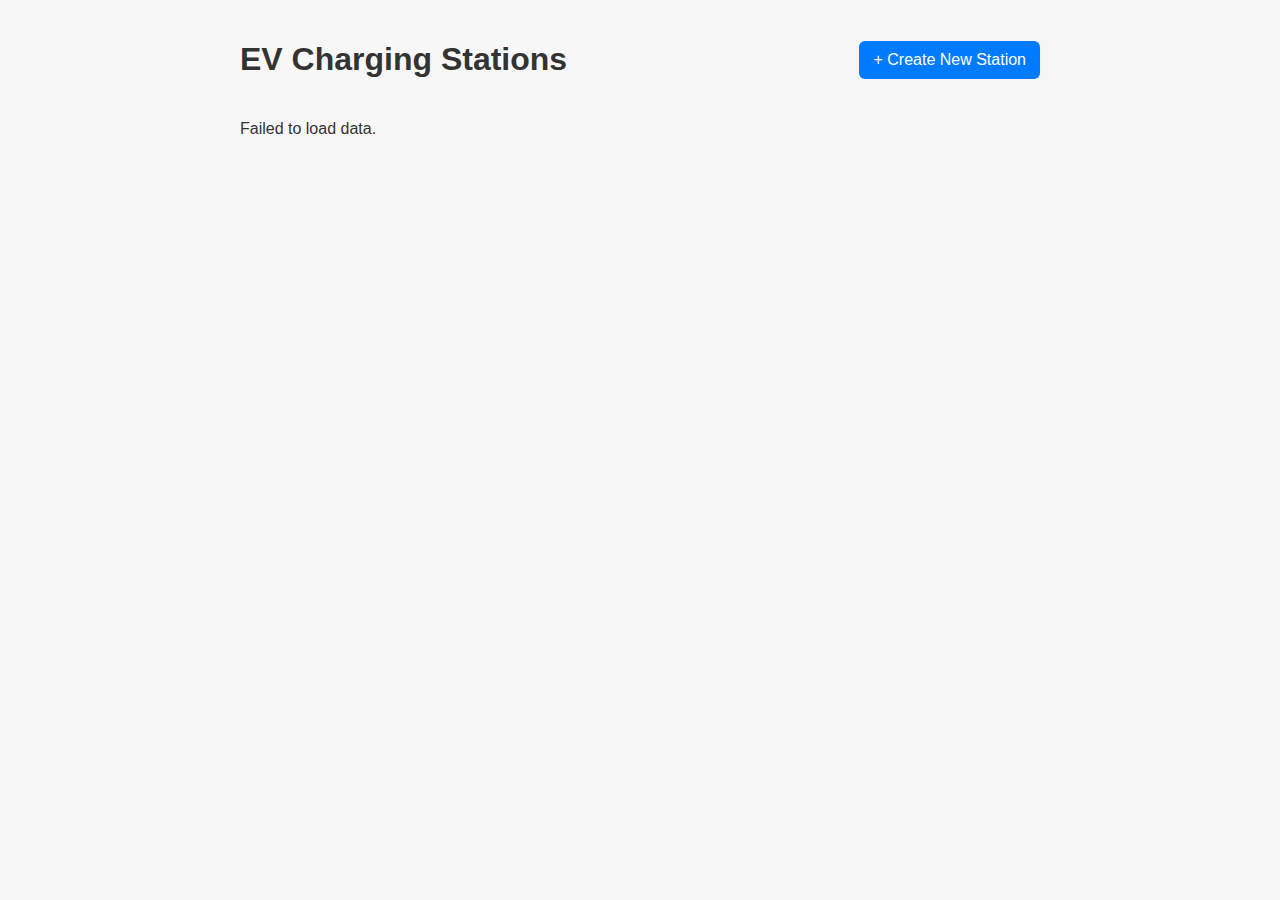
<file: Assignment 8_EV Charge Station_APP/index.html>
<!DOCTYPE html>
<html lang="en">
<head>
  <meta charset="UTF-8">
  <title>EV Charging Stations</title>
  <link rel="stylesheet" href="styles.css">
  <script defer src="app.js"></script>
</head>
<body>
  <main>
    <header>
      <h1>EV Charging Stations</h1>
      <a class="btn" href="create.html">+ Create New Station</a>
    </header>

    <section aria-label="station list">
      <ul id="stationsList"></ul>
    </section>
  </main>
</body>
</html>
</file>
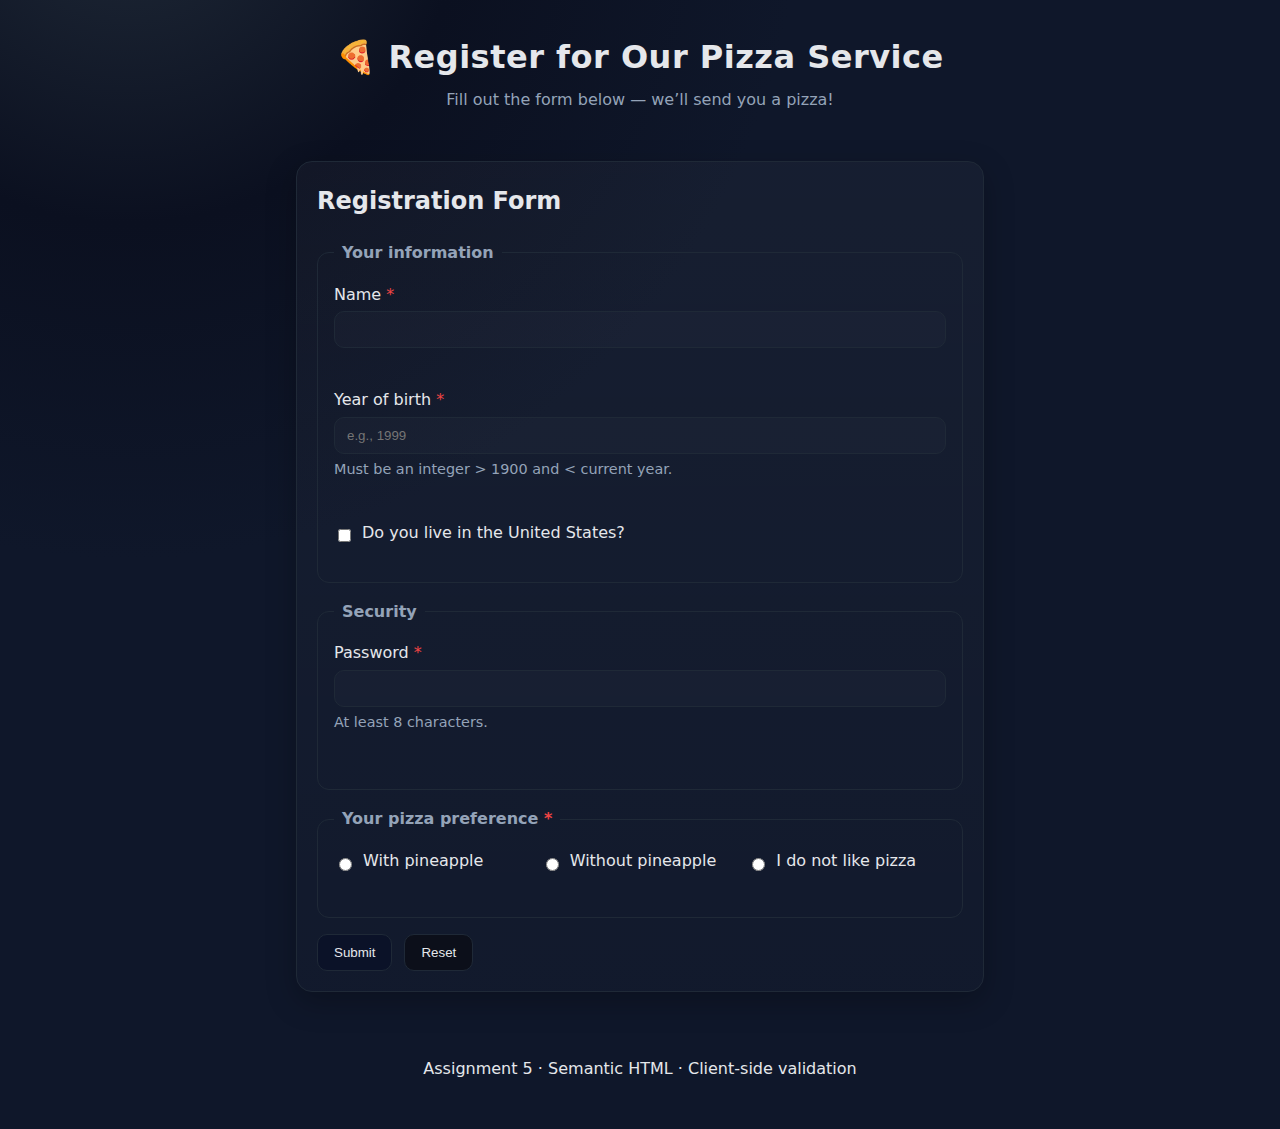
<file: Assignment5_pizza/index.html>
<!DOCTYPE html>
<html lang="en">
<head>
  <meta charset="UTF-8" />
  <meta name="viewport" content="width=device-width, initial-scale=1" />
  <title>Pizza Registration — Assignment 5</title>
  <link rel="stylesheet" href="style.css" />
</head>
<body>
  <header class="site-header" role="banner">
    <h1>🍕 Register for Our Pizza Service</h1>
    <p class="subtitle">Fill out the form below — we’ll send you a pizza!</p>
  </header>

  <main id="main" class="container" role="main">
    <article class="card" aria-labelledby="form-title">
      <header>
        <h2 id="form-title">Registration Form</h2>
      </header>

      <!-- live region for global status messages -->
      <p id="form-status" class="sr-only" aria-live="polite"></p>

      <form id="pizza-form" novalidate>
        <fieldset>
          <legend>Your information</legend>

          <div class="field">
            <label for="name">Name <span aria-hidden="true" class="required">*</span></label>
            <input id="name" name="name" type="text" autocomplete="name" minlength="3" required />
            <p class="error" id="error-name" role="alert" aria-live="polite"></p>
          </div>

          <div class="field">
            <label for="yob">Year of birth <span aria-hidden="true" class="required">*</span></label>
            <input id="yob" name="yob" inputmode="numeric" pattern="\d*" type="text" placeholder="e.g., 1999" required />
            <p class="help">Must be an integer &gt; 1900 and &lt; current year.</p>
            <p class="error" id="error-yob" role="alert" aria-live="polite"></p>
          </div>

          <div class="field checkbox">
            <input id="in-us" name="in_us" type="checkbox" />
            <label for="in-us">Do you live in the United States?</label>
          </div>

          <div class="field" id="zipcode-wrap" hidden>
            <label for="zipcode">Zipcode <span aria-hidden="true" class="required">*</span></label>
            <input id="zipcode" name="zipcode" inputmode="numeric" pattern="\d{5}" type="text" placeholder="5-digit US ZIP" />
            <p class="error" id="error-zipcode" role="alert" aria-live="polite"></p>
          </div>
        </fieldset>

        <fieldset>
          <legend>Security</legend>
          <div class="field">
            <label for="password">Password <span aria-hidden="true" class="required">*</span></label>
            <input id="password" name="password" type="password" minlength="8" required />
            <p class="help">At least 8 characters.</p>
            <p class="error" id="error-password" role="alert" aria-live="polite"></p>
          </div>
        </fieldset>

        <fieldset>
          <legend>Your pizza preference <span aria-hidden="true" class="required">*</span></legend>
          <div class="radio-group" role="radiogroup" aria-labelledby="pizza-pref-legend">
            <div class="radio">
              <input type="radio" id="pineapple-yes" name="pizza" value="with" />
              <label for="pineapple-yes">With pineapple</label>
            </div>
            <div class="radio">
              <input type="radio" id="pineapple-no" name="pizza" value="without" />
              <label for="pineapple-no">Without pineapple</label>
            </div>
            <div class="radio">
              <input type="radio" id="pizza-no-like" name="pizza" value="dislike" />
              <label for="pizza-no-like">I do not like pizza</label>
            </div>
          </div>
          <p class="error" id="error-pizza" role="alert" aria-live="polite"></p>
        </fieldset>

        <div class="actions">
          <button type="submit" class="btn">Submit</button>
          <button type="reset" class="btn btn-secondary" id="reset-btn">Reset</button>
        </div>

        <!-- Area to show Accepted message -->
        <section id="accepted" class="accepted" hidden aria-live="polite" role="status">
          ✅ Accepted — Your form has been submitted successfully.
        </section>
      </form>
    </article>
  </main>

  <footer class="site-footer">
    <p>Assignment 5 · Semantic HTML · Client-side validation</p>
  </footer>

  <script src="script.js"></script>
</body>
</html>
</file>
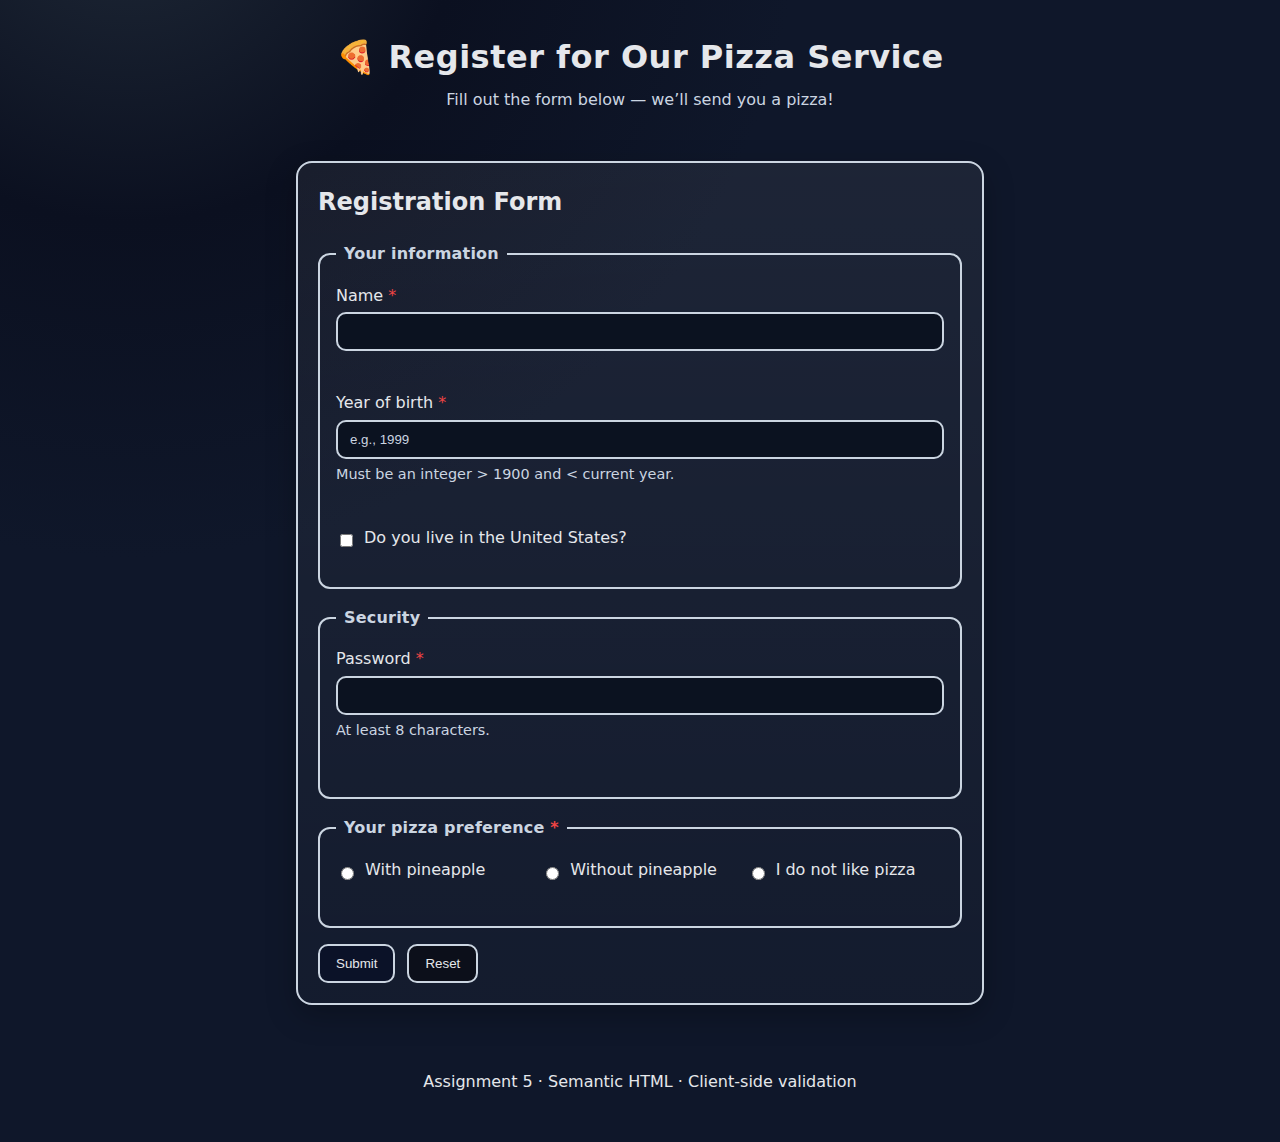
<file: assignment5_pizza_form_rev2/index.html>
<!DOCTYPE html>
<html lang="en">
<head>
  <meta charset="UTF-8" />
  <meta name="viewport" content="width=device-width, initial-scale=1" />
  <title>Pizza Registration — Assignment 5 (Rev 2)</title>
  <link rel="stylesheet" href="style.css" />
</head>
<body>
  <header class="site-header" role="banner">
    <h1>🍕 Register for Our Pizza Service</h1>
    <p class="subtitle">Fill out the form below — we’ll send you a pizza!</p>
  </header>

  <main id="main" class="container" role="main">
    <section class="card" aria-labelledby="form-title">
      <header>
        <h2 id="form-title">Registration Form</h2>
      </header>

      <!-- live region for global status messages -->
      <p id="form-status" class="sr-only" aria-live="polite"></p>

      <form id="pizza-form" novalidate>
        <fieldset>
          <legend>Your information</legend>

          <div class="field">
            <label for="name">Name <span aria-hidden="true" class="required">*</span></label>
            <input id="name" name="name" type="text" autocomplete="name" minlength="3" required />
            <p class="error" id="error-name" role="alert" aria-live="polite"></p>
          </div>

          <div class="field">
            <label for="yob">Year of birth <span aria-hidden="true" class="required">*</span></label>
            <input id="yob" name="yob" inputmode="numeric" pattern="\d*" type="text" placeholder="e.g., 1999" required />
            <p class="help">Must be an integer &gt; 1900 and &lt; current year.</p>
            <p class="error" id="error-yob" role="alert" aria-live="polite"></p>
          </div>

          <div class="field checkbox">
            <input id="in-us" name="in_us" type="checkbox" />
            <label for="in-us">Do you live in the United States?</label>
          </div>

          <div class="field" id="zipcode-wrap" hidden>
            <label for="zipcode">Zipcode <span aria-hidden="true" class="required">*</span></label>
            <input id="zipcode" name="zipcode" inputmode="numeric" pattern="\d{5}" type="text" placeholder="5-digit US ZIP" />
            <p class="error" id="error-zipcode" role="alert" aria-live="polite"></p>
          </div>
        </fieldset>

        <fieldset>
          <legend>Security</legend>
          <div class="field">
            <label for="password">Password <span aria-hidden="true" class="required">*</span></label>
            <input id="password" name="password" type="password" minlength="8" required />
            <p class="help">At least 8 characters.</p>
            <p class="error" id="error-password" role="alert" aria-live="polite"></p>
          </div>
        </fieldset>

        <fieldset>
          <legend>Your pizza preference <span aria-hidden="true" class="required">*</span></legend>
          <div class="radio-group" role="radiogroup" aria-labelledby="pizza-pref-legend">
            <div class="radio">
              <input type="radio" id="pineapple-yes" name="pizza" value="with" />
              <label for="pineapple-yes">With pineapple</label>
            </div>
            <div class="radio">
              <input type="radio" id="pineapple-no" name="pizza" value="without" />
              <label for="pineapple-no">Without pineapple</label>
            </div>
            <div class="radio">
              <input type="radio" id="pizza-no-like" name="pizza" value="dislike" />
              <label for="pizza-no-like">I do not like pizza</label>
            </div>
          </div>
          <p class="error" id="error-pizza" role="alert" aria-live="polite"></p>
        </fieldset>

        <div class="actions">
          <button type="submit" class="btn">Submit</button>
          <button type="reset" class="btn btn-secondary" id="reset-btn">Reset</button>
        </div>

        <!-- Area to show Accepted message -->
        <section id="accepted" class="accepted" hidden aria-live="polite" role="status">
          ✅ Accepted — Your form has been submitted successfully.
        </section>
      </form>
    </section>
  </main>

  <footer class="site-footer">
    <p>Assignment 5 · Semantic HTML · Client-side validation</p>
  </footer>

  <script src="script.js"></script>
</body>
</html>
</file>
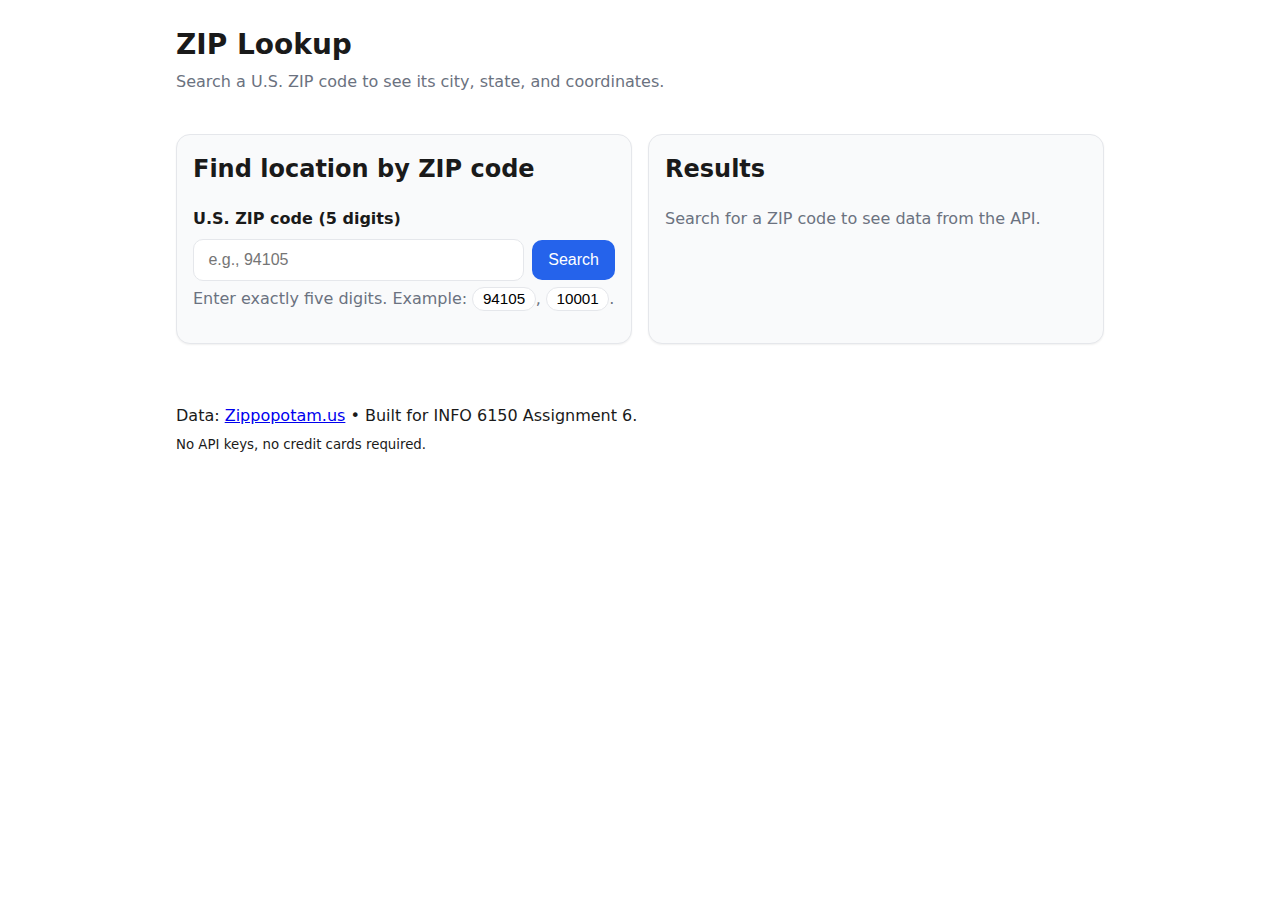
<file: assignment6-zippopotamus-app/index.html>
<!DOCTYPE html>
<html lang="en">
<head>
  <meta charset="UTF-8" />
  <meta name="viewport" content="width=device-width, initial-scale=1.0" />
  <title>ZIP Lookup — Zippopotam.us Demo</title>
  <link rel="stylesheet" href="./styles.css" />
  <!--
    INFO 6150 — Assignment 6
    Author: Hanlin Cheng
    Notes for oral questions:
      - We use semantic HTML (header, main, form, section, footer).
      - We use fetch() to call the REST API and render results dynamically.
      - We include input validation, loading states, and error states.
      - The page works by just opening index.html (no build tools, no server needed).
  -->
  <script defer src="./app.js"></script>
</head>
<body>
  <header class="site-header">
    <h1>ZIP Lookup</h1>
    <p class="subtitle">Search a U.S. ZIP code to see its city, state, and coordinates.</p>
  </header>

  <main id="main-content">
    <!-- Accessible search form -->
    <section aria-labelledby="search-title" class="card">
      <h2 id="search-title">Find location by ZIP code</h2>
      <form id="zip-form" novalidate>
        <!--
          Accessibility & validation:
            - The <label> is explicitly associated with the <input> via for/id.
            - pattern enforces exactly 5 digits; JS re-validates and shows friendly errors.
        -->
        <label for="zip-input">U.S. ZIP code (5 digits)</label>
        <div class="input-row">
          <input
            id="zip-input"
            name="zip"
            type="text"
            inputmode="numeric"
            autocomplete="postal-code"
            pattern="\d{5}"
            maxlength="5"
            placeholder="e.g., 94105"
            required
            aria-describedby="zip-help"
          />
          <button id="search-btn" type="submit" class="btn">Search</button>
        </div>
        <p id="zip-help" class="help-text">Enter exactly five digits. Example: <button type="button" class="chip" data-demo="94105">94105</button>, <button type="button" class="chip" data-demo="10001">10001</button>.</p>
        <p id="form-error" class="error" role="alert" aria-live="assertive"></p>
      </form>
    </section>

    <!-- Results region -->
    <section aria-labelledby="results-title" class="card">
      <h2 id="results-title">Results</h2>

      <!--
        aria-live="polite" lets screen readers announce updates when results arrive.
        We render:
          - Loading message while fetching
          - Error message for 404/Network
          - Success list of places with city, state, and lat/lng + map link
      -->
      <div id="results" aria-live="polite">
        <p class="muted">Search for a ZIP code to see data from the API.</p>
      </div>
    </section>
  </main>

  <footer class="site-footer">
    <p>
      Data: <a href="https://api.zippopotam.us" target="_blank" rel="noopener">Zippopotam.us</a>
      • Built for INFO 6150 Assignment 6.
    </p>
    <p>
      <small>No API keys, no credit cards required.</small>
    </p>
    <noscript>
      <p class="error">This page requires JavaScript to fetch and display data.</p>
    </noscript>
  </footer>
</body>
</html>
</file>
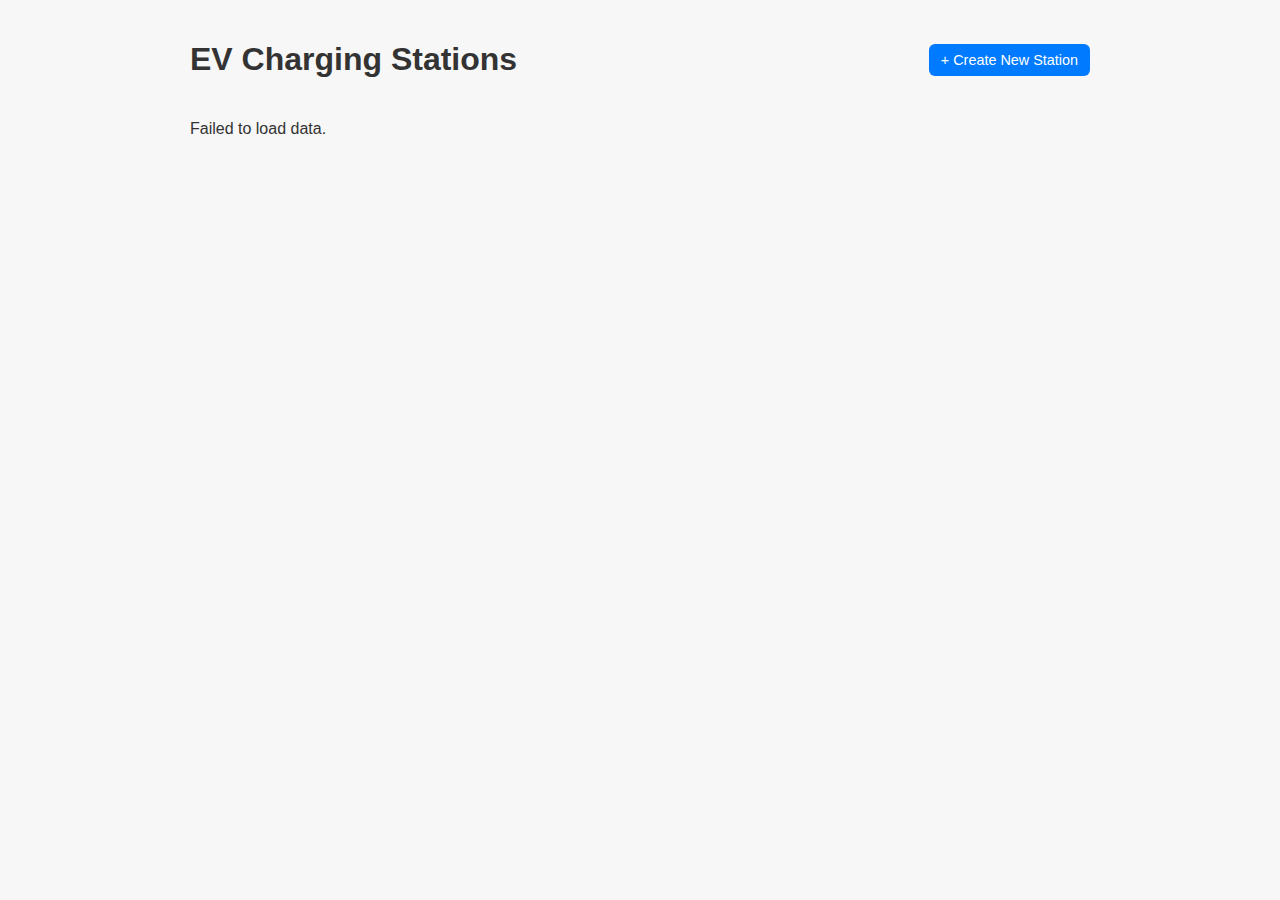
<file: EV_CRUD_Final_A9/index.html>
<!DOCTYPE html>
<html lang="en">
<head>
  <meta charset="UTF-8">
  <title>EV Charging Stations</title>
  <link rel="stylesheet" href="styles.css">
  <!-- Single shared JS file for all pages -->
  <script defer src="app.js"></script>
</head>
<body>
  <main>
    <header>
      <h1>EV Charging Stations</h1>
      <!-- Button to go to the page to create a new station -->
      <a class="btn" href="create.html">+ Create New Station</a>
    </header>

    <!-- List of stations loaded from the API -->
    <section aria-label="List of EV charging stations">
      <ul id="stationsList"></ul>
    </section>
  </main>
</body>
</html>
</file>
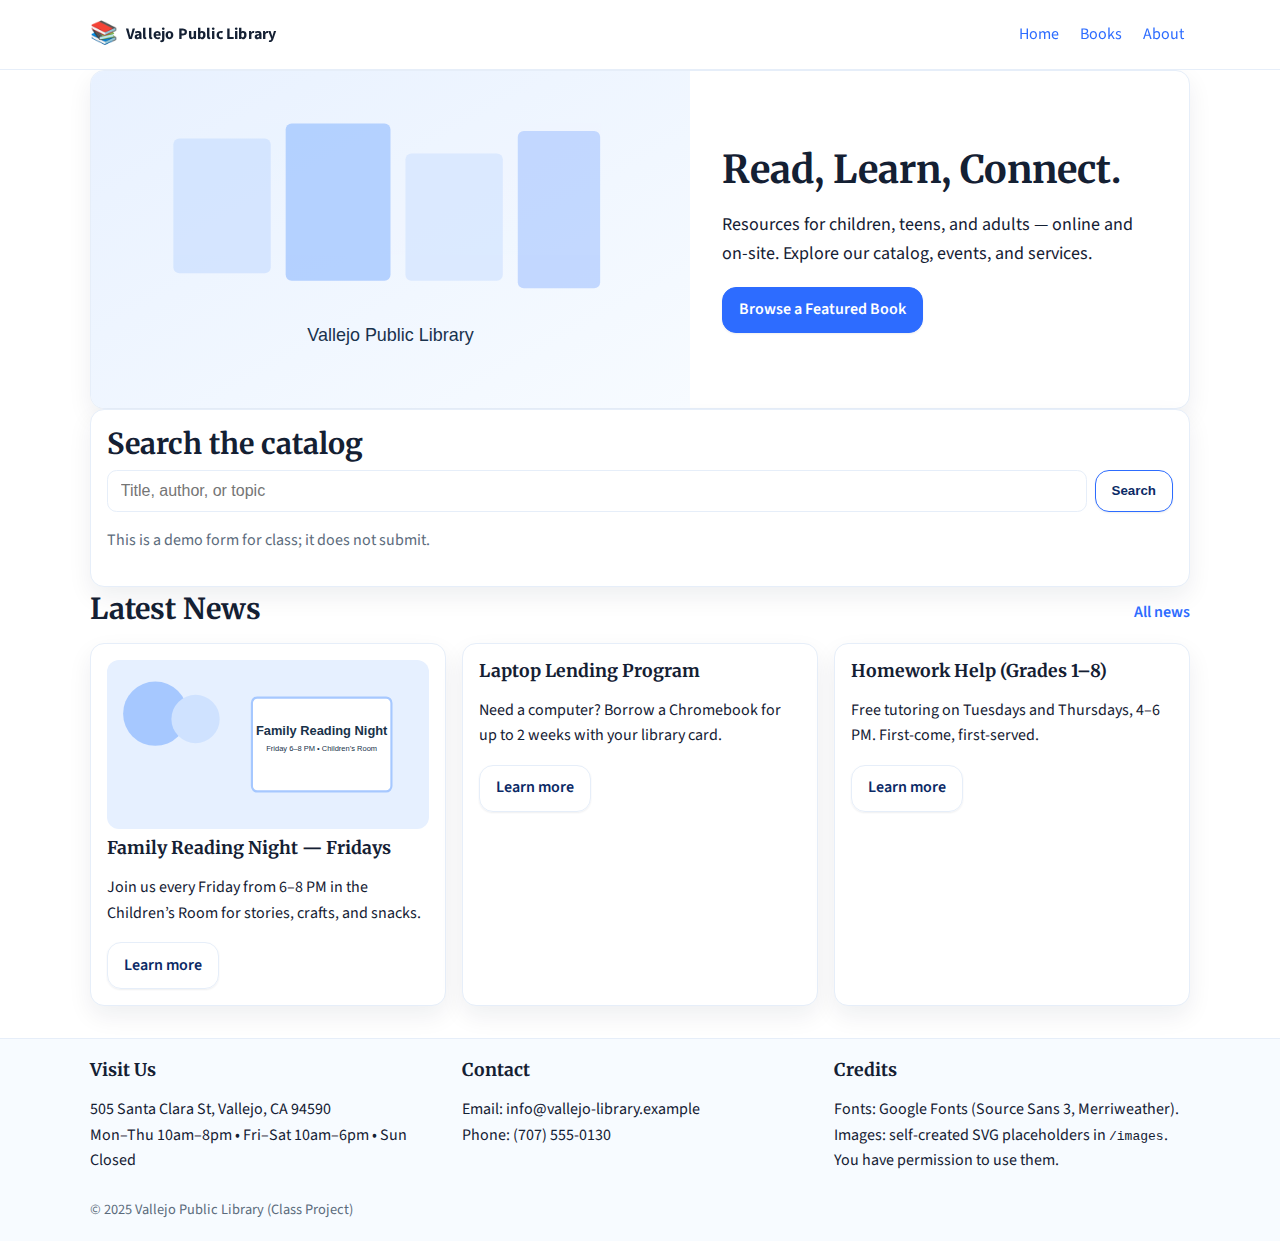
<file: vallejo-library/index.html>
<!doctype html>
<html lang="en">
<head>
  <meta charset="utf-8" />
  <meta name="viewport" content="width=device-width, initial-scale=1" />
  <title>Home • Vallejo Public Library</title>
  <meta name="description" content="Vallejo Public Library responsive site — class project" />
  <link rel="preconnect" href="https://fonts.googleapis.com">
  <link rel="preconnect" href="https://fonts.gstatic.com" crossorigin>
  <link href="https://fonts.googleapis.com/css2?family=Merriweather:wght@400;700&family=Source+Sans+3:wght@400;600;700&display=swap" rel="stylesheet">
  <link rel="stylesheet" href="style.css" />
</head>
<body>
<a class="skip-link" href="#main">Skip to content</a>
<header class="site-header" role="banner">
  <div class="container header-inner">
    <a class="brand" href="index.html" aria-label="Vallejo Public Library home">
      <span class="brand-mark" aria-hidden="true">📚</span>
      <span class="brand-text">Vallejo Public Library</span>
    </a>
    <nav aria-label="Primary" class="nav">
      <button class="nav-toggle" aria-expanded="false" aria-controls="menu">Menu</button>
      <ul id="menu" class="menu">
        <li><a href="index.html">Home</a></li>
        <li><a href="book.html">Books</a></li>
        <li><a href="about.html">About</a></li>
      </ul>
    </nav>
  </div>
</header>
<main id="main" class="site-main container" role="main">

<section class="hero card card-hero">
  <img src="images/hero.svg" alt="" class="hero-art" />
  <div class="hero-content">
    <h1>Read, Learn, Connect.</h1>
    <p class="lead">Resources for children, teens, and adults — online and on‑site. Explore our catalog, events, and services.</p>
    <a class="btn btn-primary" href="book.html">Browse a Featured Book</a>
  </div>
</section>

<section aria-labelledby="search-heading" class="search card">
  <h2 id="search-heading">Search the catalog</h2>
  <form action="#" method="get" class="search-form" onsubmit="return false" aria-describedby="search-help">
    <label for="q" class="visually-hidden">Search books</label>
    <input id="q" name="q" type="search" placeholder="Title, author, or topic" required />
    <button type="submit" class="btn">Search</button>
  </form>
  <p id="search-help" class="muted">This is a demo form for class; it does not submit.</p>
</section>

<section aria-labelledby="news-heading" class="news">
  <div class="section-head">
    <h2 id="news-heading">Latest News</h2>
    <a href="#" class="link">All news</a>
  </div>
  <div class="cards">
    <article class="card">
      <img src="images/event-1.svg" alt="" />
      <div class="card-body">
        <h3 class="h4">Family Reading Night — Fridays</h3>
        <p>Join us every Friday from 6–8 PM in the Children’s Room for stories, crafts, and snacks.</p>
        <a href="#" class="btn btn-ghost">Learn more</a>
      </div>
    </article>
    <article class="card">
      <div class="card-body">
        <h3 class="h4">Laptop Lending Program</h3>
        <p>Need a computer? Borrow a Chromebook for up to 2 weeks with your library card.</p>
        <a href="#" class="btn btn-ghost">Learn more</a>
      </div>
    </article>
    <article class="card">
      <div class="card-body">
        <h3 class="h4">Homework Help (Grades 1–8)</h3>
        <p>Free tutoring on Tuesdays and Thursdays, 4–6 PM. First‑come, first‑served.</p>
        <a href="#" class="btn btn-ghost">Learn more</a>
      </div>
    </article>
  </div>
</section>

</main>
<footer class="site-footer" role="contentinfo">
  <div class="container footer-grid">
    <section>
      <h2 class="h4">Visit Us</h2>
      <p>505 Santa Clara St, Vallejo, CA 94590<br/>Mon–Thu 10am–8pm • Fri–Sat 10am–6pm • Sun Closed</p>
    </section>
    <section>
      <h2 class="h4">Contact</h2>
      <p>Email: info@vallejo-library.example<br/>Phone: (707) 555‑0130</p>
    </section>
    <section>
      <h2 class="h4">Credits</h2>
      <p>Fonts: Google Fonts (Source Sans 3, Merriweather). Images: self‑created SVG placeholders in <code>/images</code>. You have permission to use them.</p>
    </section>
  </div>
  <div class="container copyright">© 2025 Vallejo Public Library (Class Project)</div>
</footer>
<script>
// Simple accessible mobile menu
const toggle = document.querySelector('.nav-toggle');
const menu = document.getElementById('menu');
if (toggle) {
  toggle.addEventListener('click', () => {
    const expanded = toggle.getAttribute('aria-expanded') === 'true';
    toggle.setAttribute('aria-expanded', String(!expanded));
    menu.classList.toggle('open');
  });
}
</script>
</body>
</html>
</file>
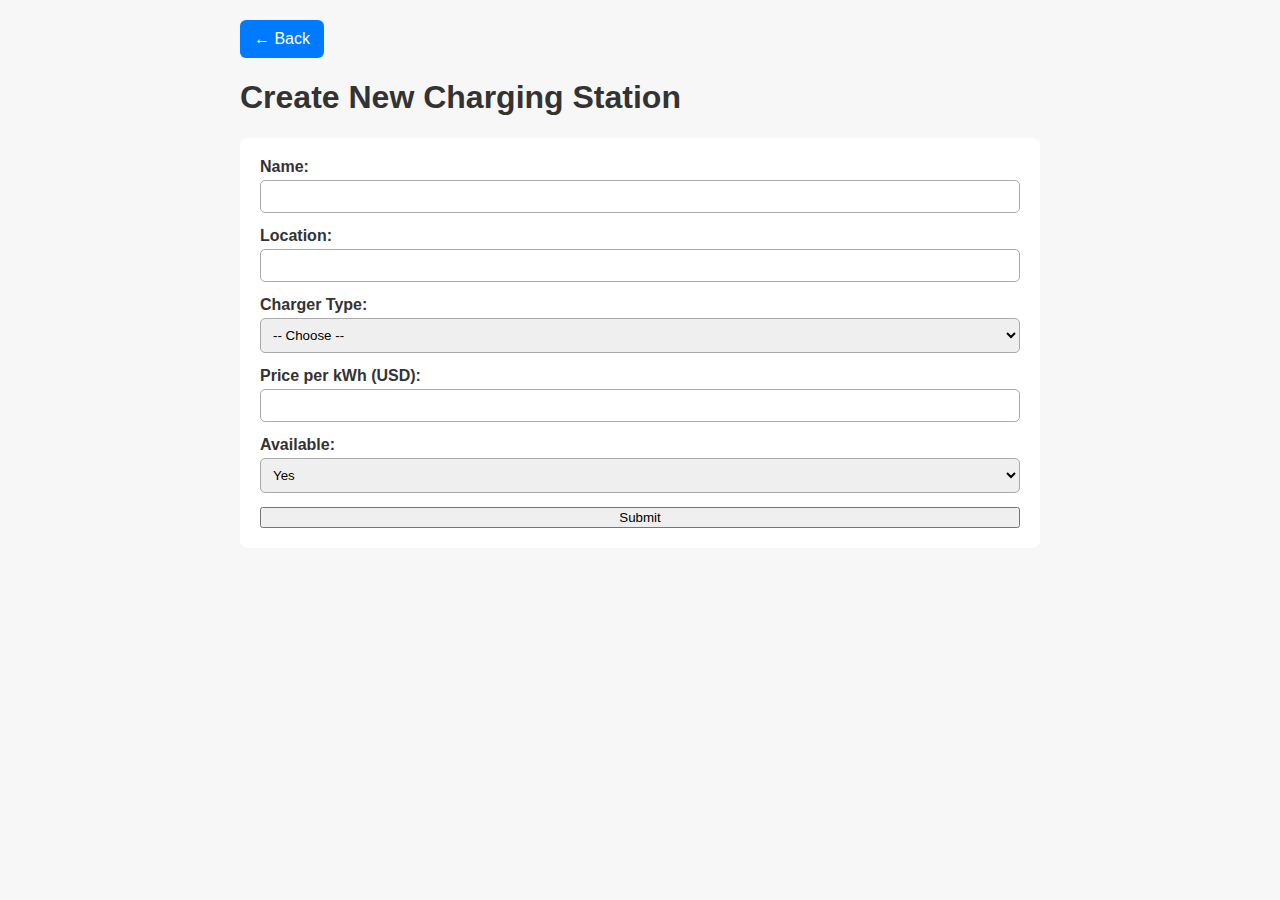
<file: Assignment 8_EV Charge Station_APP/create.html>
<!DOCTYPE html>
<html lang="en">
<head>
  <meta charset="UTF-8">
  <title>Create Station</title>
  <link rel="stylesheet" href="styles.css">
  <script defer src="app.js"></script>
</head>
<body>
  <main>
    <nav><a class="btn" href="index.html">← Back</a></nav>
    <h1>Create New Charging Station</h1>

    <form id="createForm">
      <div>
        <label for="name">Name:</label>
        <input id="name" type="text" required minlength="2">
      </div>

      <div>
        <label for="location">Location:</label>
        <input id="location" type="text" required minlength="3">
      </div>

      <div>
        <label for="chargerType">Charger Type:</label>
        <select id="chargerType" required>
          <option value="">-- Choose --</option>
          <option>Fast</option>
          <option>Level 2</option>
          <option>Supercharger</option>
        </select>
      </div>

      <div>
        <label for="price">Price per kWh (USD):</label>
        <input id="price" type="number" required min="0.01" step="0.01">
      </div>

      <div>
        <label for="available">Available:</label>
        <select id="available">
          <option value="true">Yes</option>
          <option value="false">No</option>
        </select>
      </div>

      <button type="submit">Submit</button>
    </form>

    <p id="message"></p>
  </main>
</body>
</html>
</file>
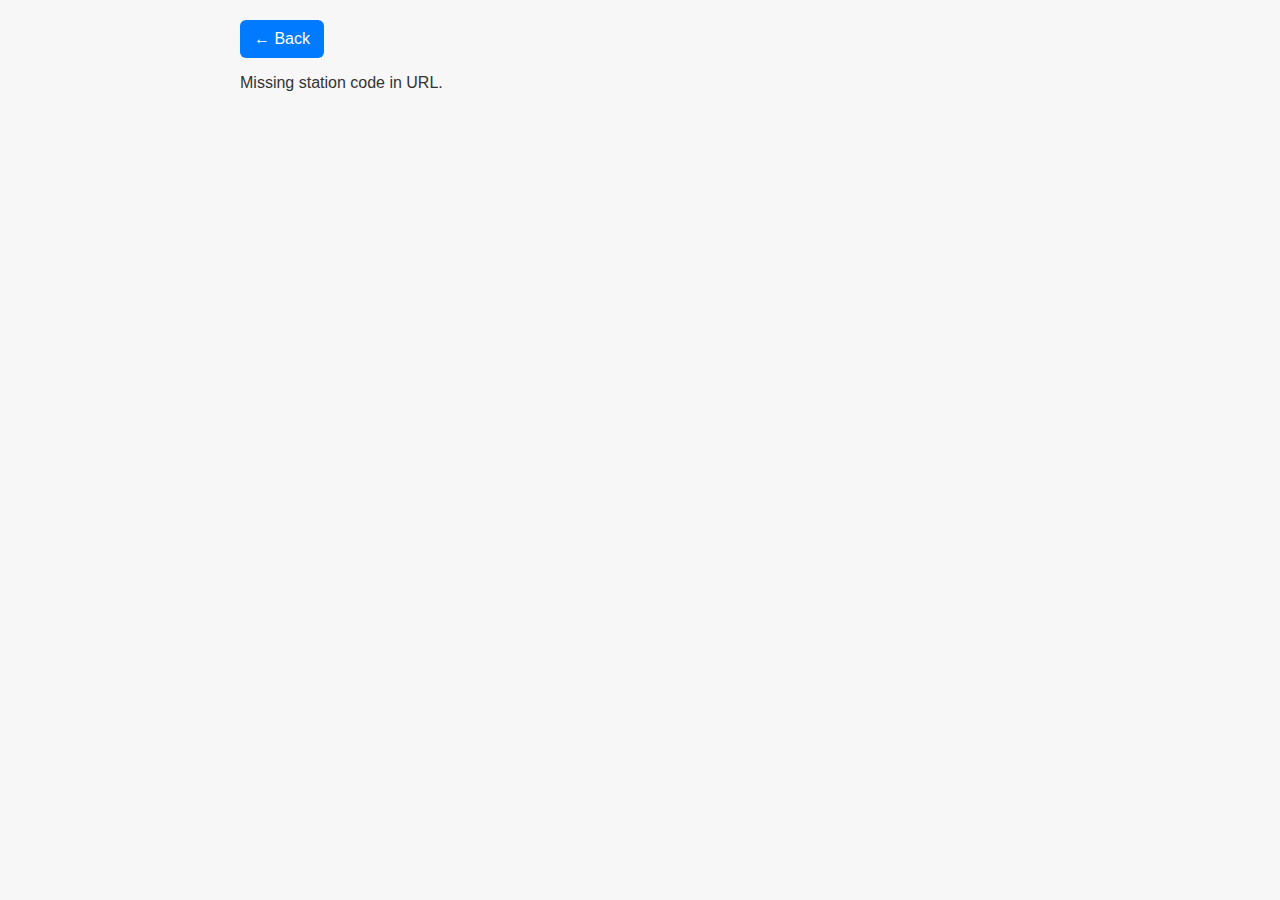
<file: Assignment 8_EV Charge Station_APP/station.html>
<!DOCTYPE html>
<html lang="en">
<head>
  <meta charset="UTF-8">
  <title>Station Detail</title>
  <link rel="stylesheet" href="styles.css">
  <script defer src="app.js"></script>
</head>
<body>
  <main>
    <nav>
      <a class="btn" href="index.html">← Back</a>
    </nav>

    <article id="details"></article>
  </main>
</body>
</html>
</file>
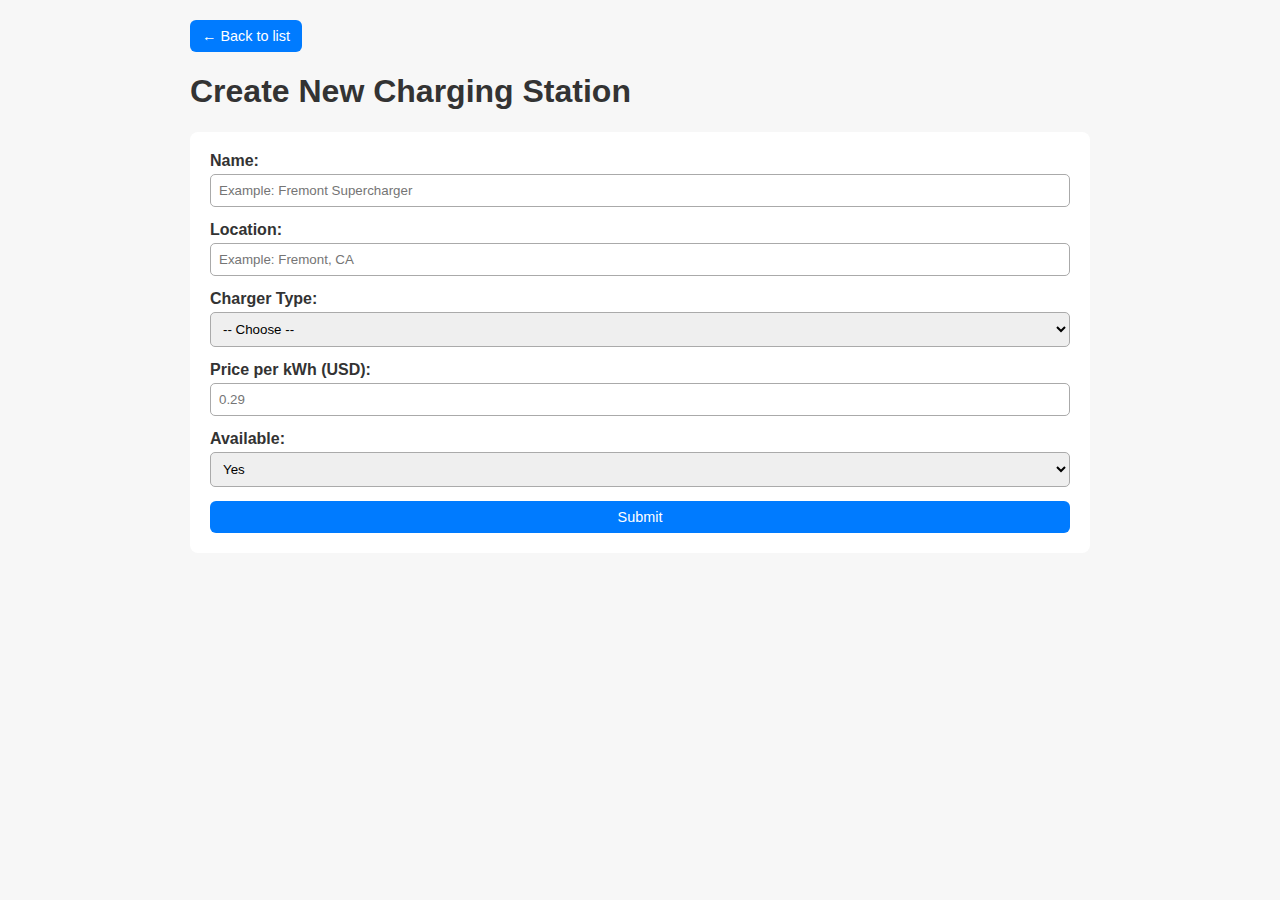
<file: EV_CRUD_Final_A9/create.html>
<!DOCTYPE html>
<html lang="en">
<head>
  <meta charset="UTF-8">
  <title>Create Station</title>
  <link rel="stylesheet" href="styles.css">
  <script defer src="app.js"></script>
</head>
<body>
  <main>
    <nav>
      <a class="btn" href="index.html">← Back to list</a>
    </nav>

    <h1>Create New Charging Station</h1>

    <!-- Form to create a new charging station -->
    <form id="createForm" novalidate>
      <div class="form-row">
        <label for="name">Name:</label>
        <input id="name" type="text" required minlength="2" placeholder="Example: Fremont Supercharger">
      </div>

      <div class="form-row">
        <label for="location">Location:</label>
        <input id="location" type="text" required minlength="3" placeholder="Example: Fremont, CA">
      </div>

      <div class="form-row">
        <label for="chargerType">Charger Type:</label>
        <select id="chargerType" required>
          <option value="">-- Choose --</option>
          <option>Fast</option>
          <option>Level 2</option>
          <option>Supercharger</option>
        </select>
      </div>

      <div class="form-row">
        <label for="price">Price per kWh (USD):</label>
        <!-- step=0.01 allows cents, e.g. 0.29 -->
        <input id="price" type="number" required min="0.01" step="0.01" placeholder="0.29">
      </div>

      <div class="form-row">
        <label for="available">Available:</label>
        <select id="available">
          <option value="true">Yes</option>
          <option value="false">No</option>
        </select>
      </div>

      <button type="submit" class="btn">Submit</button>
    </form>

    <p id="message" aria-live="polite"></p>
  </main>
</body>
</html>
</file>
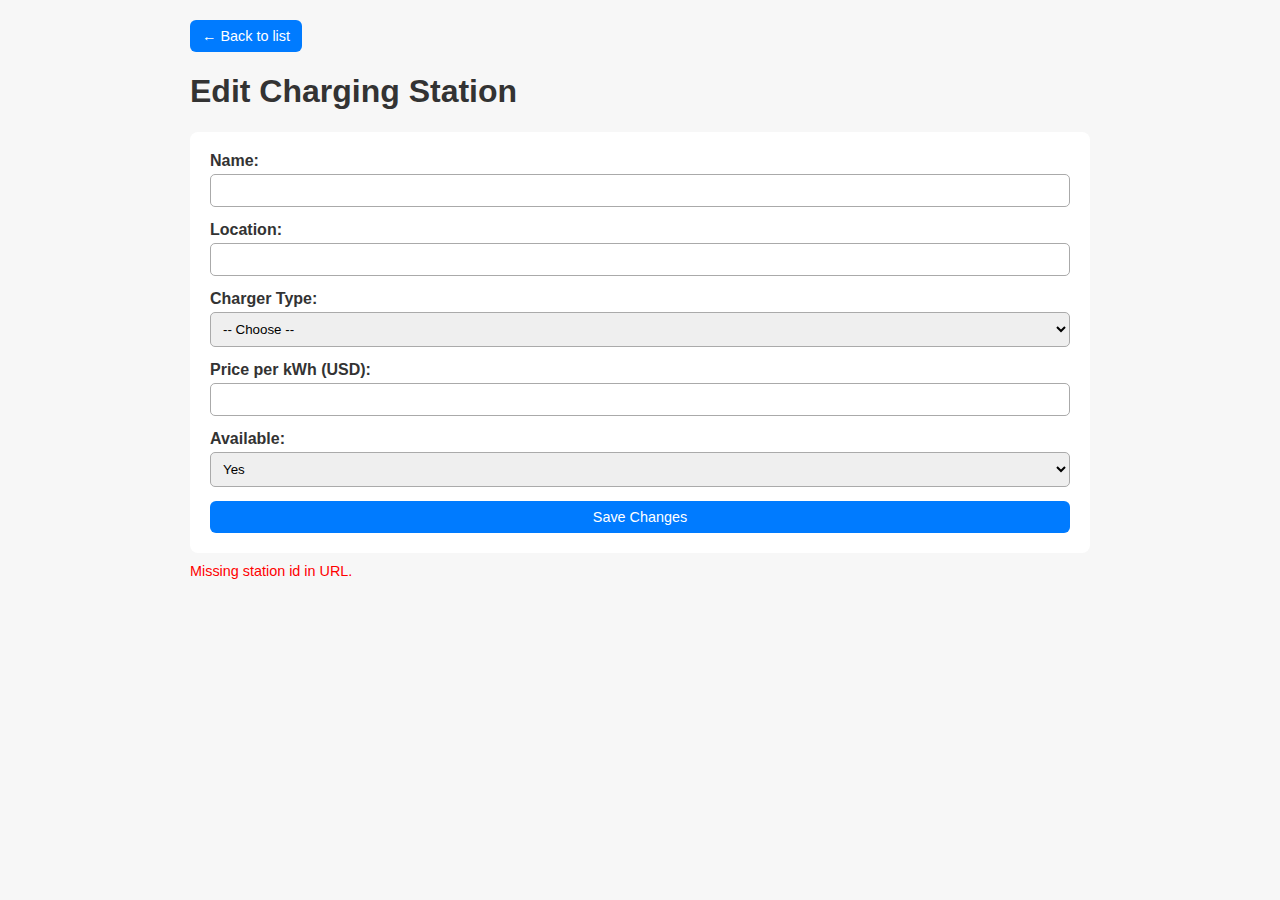
<file: EV_CRUD_Final_A9/edit.html>
<!DOCTYPE html>
<html lang="en">
<head>
  <meta charset="UTF-8">
  <title>Edit Station</title>
  <link rel="stylesheet" href="styles.css">
  <script defer src="app.js"></script>
</head>
<body>
  <main>
    <nav>
      <a class="btn" href="index.html">← Back to list</a>
    </nav>

    <h1>Edit Charging Station</h1>

    <!-- Form to edit an existing charging station -->
    <form id="editForm" novalidate>
      <div class="form-row">
        <label for="edit-name">Name:</label>
        <input id="edit-name" type="text" required minlength="2">
      </div>

      <div class="form-row">
        <label for="edit-location">Location:</label>
        <input id="edit-location" type="text" required minlength="3">
      </div>

      <div class="form-row">
        <label for="edit-chargerType">Charger Type:</label>
        <select id="edit-chargerType" required>
          <option value="">-- Choose --</option>
          <option>Fast</option>
          <option>Level 2</option>
          <option>Supercharger</option>
        </select>
      </div>

      <div class="form-row">
        <label for="edit-price">Price per kWh (USD):</label>
        <input id="edit-price" type="number" required min="0.01" step="0.01">
      </div>

      <div class="form-row">
        <label for="edit-available">Available:</label>
        <select id="edit-available">
          <option value="true">Yes</option>
          <option value="false">No</option>
        </select>
      </div>

      <button type="submit" class="btn">Save Changes</button>
    </form>

    <p id="edit-message" aria-live="polite"></p>
  </main>
</body>
</html>
</file>
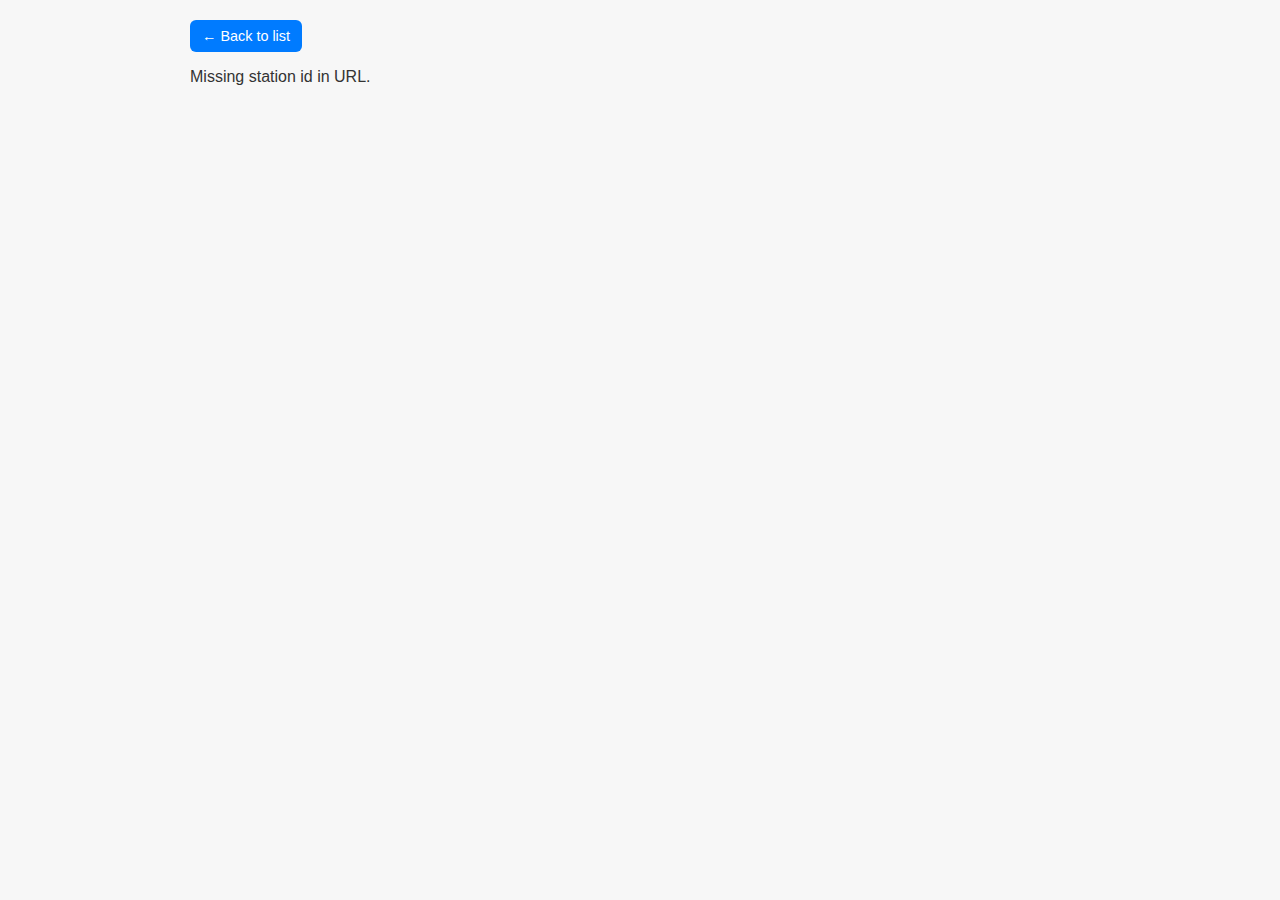
<file: EV_CRUD_Final_A9/station.html>
<!DOCTYPE html>
<html lang="en">
<head>
  <meta charset="UTF-8">
  <title>Station Detail</title>
  <link rel="stylesheet" href="styles.css">
  <script defer src="app.js"></script>
</head>
<body>
  <main>
    <nav>
      <!-- Back link to the homepage -->
      <a class="btn" href="index.html">← Back to list</a>
    </nav>

    <!-- Station details loaded from the API based on ?id= -->
    <article id="details" aria-label="Charging station details"></article>
  </main>
</body>
</html>
</file>
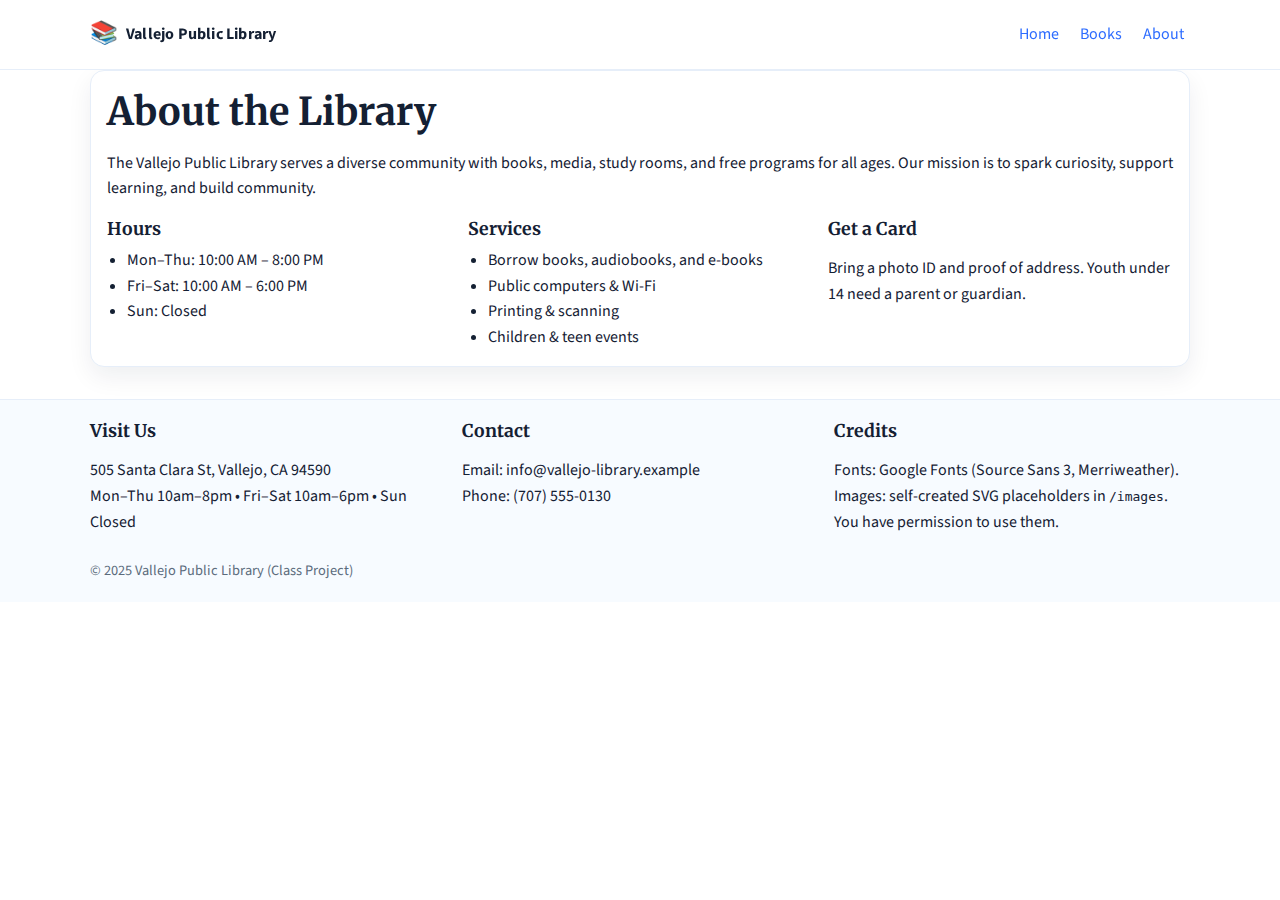
<file: vallejo-library/about.html>
<!doctype html>
<html lang="en">
<head>
  <meta charset="utf-8" />
  <meta name="viewport" content="width=device-width, initial-scale=1" />
  <title>About • Vallejo Public Library</title>
  <meta name="description" content="About the Vallejo Public Library — class project" />
  <link rel="preconnect" href="https://fonts.googleapis.com">
  <link rel="preconnect" href="https://fonts.gstatic.com" crossorigin>
  <link href="https://fonts.googleapis.com/css2?family=Merriweather:wght@400;700&family=Source+Sans+3:wght@400;600;700&display=swap" rel="stylesheet">
  <link rel="stylesheet" href="style.css" />
</head>
<body>
<a class="skip-link" href="#main">Skip to content</a>
<header class="site-header" role="banner">
  <div class="container header-inner">
    <a class="brand" href="index.html" aria-label="Vallejo Public Library home">
      <span class="brand-mark" aria-hidden="true">📚</span>
      <span class="brand-text">Vallejo Public Library</span>
    </a>
    <nav aria-label="Primary" class="nav">
      <button class="nav-toggle" aria-expanded="false" aria-controls="menu">Menu</button>
      <ul id="menu" class="menu">
        <li><a href="index.html">Home</a></li>
        <li><a href="book.html">Books</a></li>
        <li><a href="about.html">About</a></li>
      </ul>
    </nav>
  </div>
</header>
<main id="main" class="site-main container" role="main">

<section class="about card">
  <h1>About the Library</h1>
  <p>The Vallejo Public Library serves a diverse community with books, media, study rooms, and free programs for all ages. Our mission is to spark curiosity, support learning, and build community.</p>

  <div class="info-grid">
    <section>
      <h2 class="h4">Hours</h2>
      <ul class="list">
        <li>Mon–Thu: 10:00 AM – 8:00 PM</li>
        <li>Fri–Sat: 10:00 AM – 6:00 PM</li>
        <li>Sun: Closed</li>
      </ul>
    </section>
    <section>
      <h2 class="h4">Services</h2>
      <ul class="list">
        <li>Borrow books, audiobooks, and e‑books</li>
        <li>Public computers &amp; Wi‑Fi</li>
        <li>Printing &amp; scanning</li>
        <li>Children &amp; teen events</li>
      </ul>
    </section>
    <section>
      <h2 class="h4">Get a Card</h2>
      <p>Bring a photo ID and proof of address. Youth under 14 need a parent or guardian.</p>
    </section>
  </div>
</section>

</main>
<footer class="site-footer" role="contentinfo">
  <div class="container footer-grid">
    <section>
      <h2 class="h4">Visit Us</h2>
      <p>505 Santa Clara St, Vallejo, CA 94590<br/>Mon–Thu 10am–8pm • Fri–Sat 10am–6pm • Sun Closed</p>
    </section>
    <section>
      <h2 class="h4">Contact</h2>
      <p>Email: info@vallejo-library.example<br/>Phone: (707) 555‑0130</p>
    </section>
    <section>
      <h2 class="h4">Credits</h2>
      <p>Fonts: Google Fonts (Source Sans 3, Merriweather). Images: self‑created SVG placeholders in <code>/images</code>. You have permission to use them.</p>
    </section>
  </div>
  <div class="container copyright">© 2025 Vallejo Public Library (Class Project)</div>
</footer>
<script>
// Simple accessible mobile menu
const toggle = document.querySelector('.nav-toggle');
const menu = document.getElementById('menu');
if (toggle) {
  toggle.addEventListener('click', () => {
    const expanded = toggle.getAttribute('aria-expanded') === 'true';
    toggle.setAttribute('aria-expanded', String(!expanded));
    menu.classList.toggle('open');
  });
}
</script>
</body>
</html>
</file>
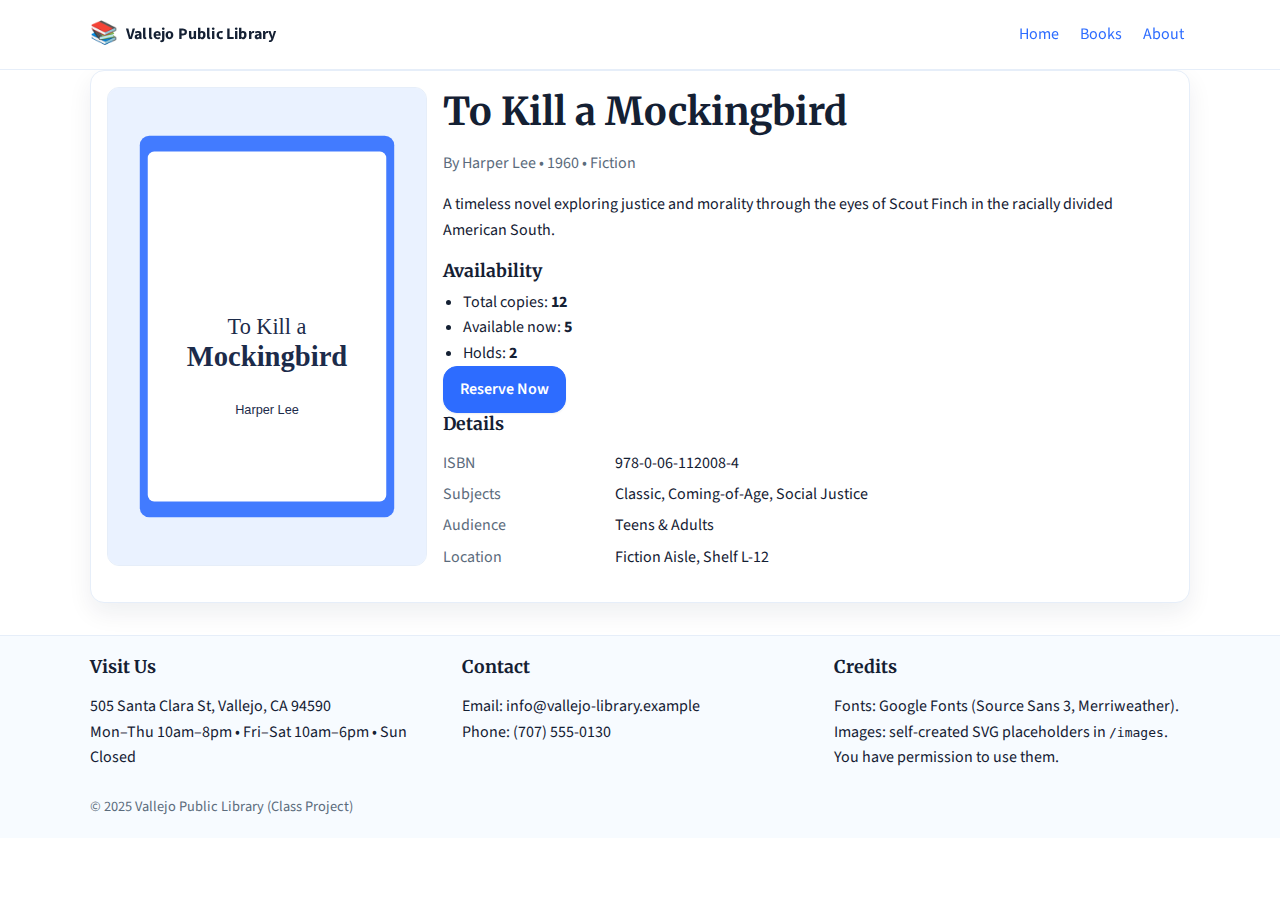
<file: vallejo-library/book.html>
<!doctype html>
<html lang="en">
<head>
  <meta charset="utf-8" />
  <meta name="viewport" content="width=device-width, initial-scale=1" />
  <title>Book • Vallejo Public Library</title>
  <meta name="description" content="Book detail page for the Vallejo Public Library class project" />
  <link rel="preconnect" href="https://fonts.googleapis.com">
  <link rel="preconnect" href="https://fonts.gstatic.com" crossorigin>
  <link href="https://fonts.googleapis.com/css2?family=Merriweather:wght@400;700&family=Source+Sans+3:wght@400;600;700&display=swap" rel="stylesheet">
  <link rel="stylesheet" href="style.css" />
</head>
<body>
<a class="skip-link" href="#main">Skip to content</a>
<header class="site-header" role="banner">
  <div class="container header-inner">
    <a class="brand" href="index.html" aria-label="Vallejo Public Library home">
      <span class="brand-mark" aria-hidden="true">📚</span>
      <span class="brand-text">Vallejo Public Library</span>
    </a>
    <nav aria-label="Primary" class="nav">
      <button class="nav-toggle" aria-expanded="false" aria-controls="menu">Menu</button>
      <ul id="menu" class="menu">
        <li><a href="index.html">Home</a></li>
        <li><a href="book.html">Books</a></li>
        <li><a href="about.html">About</a></li>
      </ul>
    </nav>
  </div>
</header>
<main id="main" class="site-main container" role="main">

<article class="book card">
  <div class="book-grid">
    <img src="images/book-cover.svg" alt="Cover of 'To Kill a Mockingbird' by Harper Lee" class="book-cover"/>
    <div>
      <h1 class="book-title">To Kill a Mockingbird</h1>
      <p class="muted">By Harper Lee • 1960 • Fiction</p>
      <p>
        A timeless novel exploring justice and morality through the eyes of Scout Finch in the racially divided American South.
      </p>

      <section class="availability">
        <h2 class="h4">Availability</h2>
        <ul>
          <li>Total copies: <strong>12</strong></li>
          <li>Available now: <strong>5</strong></li>
          <li>Holds: <strong>2</strong></li>
        </ul>
        <a href="#" class="btn btn-primary">Reserve Now</a>
      </section>

      <section class="details">
        <h2 class="h4">Details</h2>
        <dl class="dl">
          <dt>ISBN</dt><dd>978-0-06-112008-4</dd>
          <dt>Subjects</dt><dd>Classic, Coming‑of‑Age, Social Justice</dd>
          <dt>Audience</dt><dd>Teens & Adults</dd>
          <dt>Location</dt><dd>Fiction Aisle, Shelf L‑12</dd>
        </dl>
      </section>
    </div>
  </div>
</article>

</main>
<footer class="site-footer" role="contentinfo">
  <div class="container footer-grid">
    <section>
      <h2 class="h4">Visit Us</h2>
      <p>505 Santa Clara St, Vallejo, CA 94590<br/>Mon–Thu 10am–8pm • Fri–Sat 10am–6pm • Sun Closed</p>
    </section>
    <section>
      <h2 class="h4">Contact</h2>
      <p>Email: info@vallejo-library.example<br/>Phone: (707) 555‑0130</p>
    </section>
    <section>
      <h2 class="h4">Credits</h2>
      <p>Fonts: Google Fonts (Source Sans 3, Merriweather). Images: self‑created SVG placeholders in <code>/images</code>. You have permission to use them.</p>
    </section>
  </div>
  <div class="container copyright">© 2025 Vallejo Public Library (Class Project)</div>
</footer>
<script>
// Simple accessible mobile menu
const toggle = document.querySelector('.nav-toggle');
const menu = document.getElementById('menu');
if (toggle) {
  toggle.addEventListener('click', () => {
    const expanded = toggle.getAttribute('aria-expanded') === 'true';
    toggle.setAttribute('aria-expanded', String(!expanded));
    menu.classList.toggle('open');
  });
}
</script>
</body>
</html>
</file>
<file: Assignment 8_EV Charge Station_APP/styles.css>
body{font-family:Arial,Helvetica,sans-serif;margin:0;padding:20px;background:#f7f7f7;color:#333}
main{max-width:800px;margin:0 auto}
header{display:flex;justify-content:space-between;align-items:center;margin-bottom:20px}
.btn{background:#007bff;color:#fff;padding:10px 14px;border-radius:6px;text-decoration:none;display:inline-block}
.btn:hover{background:#0056b3}
ul{list-style:none;padding:0}
li{background:#fff;padding:14px;margin-bottom:10px;border-radius:6px}
a{text-decoration:none;color:#007bff}
a:hover{text-decoration:underline}
form{background:#fff;padding:20px;border-radius:8px;display:flex;flex-direction:column;gap:14px}
label{font-weight:bold;display:block;margin-bottom:4px}
input,select{padding:8px;border:1px solid #aaa;border-radius:5px;width:100%;box-sizing:border-box}
.error{color:red;font-size:0.9em;margin-top:10px}
</file>
<file: assignment6-zippopotamus-app/styles.css>
/* INFO 6150 — Assignment 6 — styles.css
   Focus on: good contrast, readable typography, clear focus outlines, responsive layout.
   Color contrast checked to be accessible against white background.
*/

:root {
  --bg: #ffffff;
  --text: #1a1a1a;
  --muted: #6b7280;    /* gray-500 */
  --accent: #2563eb;   /* blue-600 */
  --accent-contrast: #ffffff;
  --error: #b91c1c;    /* red-700 */
  --card: #f9fafb;     /* gray-50 */
  --border: #e5e7eb;   /* gray-200 */
  --radius: 14px;
}

* { box-sizing: border-box; }

html, body {
  margin: 0;
  padding: 0;
  background: var(--bg);
  color: var(--text);
  font-family: system-ui, -apple-system, Segoe UI, Roboto, Helvetica, Arial, sans-serif;
  line-height: 1.5;
}

.site-header, .site-footer {
  padding: 1.5rem 1rem;
  max-width: 960px;
  margin: 0 auto;
}

.site-header h1 {
  margin: 0 0 .25rem 0;
  font-size: 1.75rem;
}

.subtitle { margin: 0; color: var(--muted); }

#main-content {
  max-width: 960px;
  margin: 1rem auto 2rem;
  padding: 0 1rem;
  display: grid;
  grid-template-columns: 1fr;
  gap: 1rem;
}

.card {
  background: var(--card);
  border: 1px solid var(--border);
  border-radius: var(--radius);
  padding: 1rem;
  box-shadow: 0 1px 2px rgba(0,0,0,.06);
}

h2 { margin-top: 0; }

label { display: block; font-weight: 600; margin-bottom: .5rem; }

.input-row {
  display: flex;
  gap: .5rem;
  align-items: center;
}

input[type="text"] {
  flex: 1;
  border: 1px solid var(--border);
  border-radius: 10px;
  padding: .7rem .9rem;
  font-size: 1rem;
}

input[type="text"]:focus {
  outline: 3px solid rgba(37, 99, 235, .3); /* visible focus */
  border-color: var(--accent);
}

.btn {
  background: var(--accent);
  color: var(--accent-contrast);
  border: none;
  border-radius: 10px;
  padding: .7rem 1rem;
  font-size: 1rem;
  cursor: pointer;
}

.btn:hover { filter: brightness(1.05); }
.btn:active { transform: translateY(1px); }

.help-text { color: var(--muted); margin-top: .35rem; }
.chip {
  border: 1px solid var(--border);
  background: #fff;
  border-radius: 999px;
  padding: .15rem .6rem;
  font-size: .95rem;
  cursor: pointer;
}

.error { color: var(--error); font-weight: 600; }
.muted { color: var(--muted); }

.result-list { list-style: none; padding: 0; margin: .75rem 0 0; display: grid; gap: .5rem; }

.result-item {
  background: #fff;
  border: 1px solid var(--border);
  border-radius: 12px;
  padding: .75rem .9rem;
  display: grid;
  gap: .2rem;
}

.result-item strong { font-weight: 700; }

.meta { color: var(--muted); font-size: .95rem; }
a.map-link { text-decoration: none; }
a.map-link:hover { text-decoration: underline; }

.site-footer p { margin: .25rem 0; }

@media (min-width: 720px) {
  #main-content {
    grid-template-columns: 1fr 1fr;
  }
}
</file>
<file: EV_CRUD_Final_A9/styles.css>
/* Basic layout */
body {
  font-family: Arial, Helvetica, sans-serif;
  margin: 0;
  padding: 20px;
  background: #f7f7f7;
  color: #333;
}

main {
  max-width: 900px;
  margin: 0 auto;
}

header {
  display: flex;
  justify-content: space-between;
  align-items: center;
  margin-bottom: 20px;
}

/* Buttons */
.btn,
.btn-secondary,
.btn-danger {
  display: inline-block;
  padding: 8px 12px;
  border-radius: 6px;
  text-decoration: none;
  border: none;
  cursor: pointer;
  font-size: 0.9rem;
}

.btn {
  background: #007bff;
  color: #fff;
}

.btn:hover {
  background: #0056b3;
}

.btn-secondary {
  background: #6c757d;
  color: #fff;
}

.btn-secondary:hover {
  background: #5a6268;
}

.btn-danger {
  background: #dc3545;
  color: #fff;
}

.btn-danger:hover {
  background: #c82333;
}

/* List */
ul {
  list-style: none;
  padding: 0;
}

li {
  background: #fff;
  padding: 14px;
  margin-bottom: 10px;
  border-radius: 6px;
  display: flex;
  justify-content: space-between;
  align-items: center;
}

.item-main {
  flex: 1;
}

.item-actions {
  display: flex;
  gap: 8px;
  margin-left: 10px;
}

a {
  color: #007bff;
}

/* Forms */
form {
  background: #fff;
  padding: 20px;
  border-radius: 8px;
  display: flex;
  flex-direction: column;
  gap: 14px;
}

.form-row {
  display: flex;
  flex-direction: column;
}

label {
  font-weight: bold;
  margin-bottom: 4px;
}

input,
select {
  padding: 8px;
  border: 1px solid #aaa;
  border-radius: 5px;
  width: 100%;
  box-sizing: border-box;
}

.error {
  color: red;
  font-size: 0.9em;
  margin-top: 10px;
}
</file>
<file: vallejo-library/style.css>
/* Vallejo Public Library • Modern Clean theme
   Fonts: Source Sans 3 (UI/body), Merriweather (headings)
   Single CSS for all pages • Mobile-first • Breakpoints: 600px, 900px
   Author: Class Project (You may reuse without attribution)
*/

:root{
  --bg: #ffffff;
  --paper: #f7fbff;
  --ink: #142033;
  --muted: #5b6b7c;
  --brand: #2d6cff;
  --brand-ink: #0b2a66;
  --line: #e6eef9;
  --shadow: rgba(20,32,51,0.07);
  --radius: 14px;
}

*{ box-sizing: border-box; }
html, body{ height: 100%; }
body{
  margin: 0;
  font-family: "Source Sans 3", system-ui, -apple-system, Segoe UI, Roboto, Arial, "Helvetica Neue", Helvetica, sans-serif;
  color: var(--ink);
  background: var(--bg);
  line-height: 1.6;
  -webkit-font-smoothing: antialiased;
  text-rendering: optimizeLegibility;
}

/* Typography */
h1, h2, h3, .h4{
  font-family: "Merriweather", Georgia, serif;
  line-height: 1.25;
  margin: 0 0 .5rem;
  color: var(--ink);
}
h1{ font-size: clamp(1.8rem, 3.4vw, 2.4rem); }
h2{ font-size: clamp(1.4rem, 2.6vw, 1.8rem); }
h3{ font-size: clamp(1.2rem, 2.2vw, 1.4rem); }
.h4{ font-size: 1.1rem; }
.lead{ font-size: 1.125rem; }
.muted{ color: var(--muted); }

/* Links & buttons */
a{ color: var(--brand); text-decoration: none; }
a:hover, a:focus{ text-decoration: underline; }
.btn{
  display: inline-block; border: 1px solid var(--brand);
  padding: .6rem 1rem; border-radius: var(--radius);
  text-decoration: none; font-weight: 600;
  box-shadow: 0 1px 2px var(--shadow);
  background: #fff; color: var(--brand-ink);
}
.btn:hover{ filter: brightness(0.98); }
.btn-primary{ background: var(--brand); color: #fff; border-color: var(--brand); }
.btn-ghost{ background: transparent; border-color: var(--line); }

.link{ font-weight: 600; }

/* Layout helpers */
.container{ width: min(1100px, 92%); margin-inline: auto; }
.card{
  background: #fff; border: 1px solid var(--line);
  border-radius: var(--radius);
  padding: 1rem; box-shadow: 0 10px 24px var(--shadow);
}
.cards{ display: grid; gap: 1rem; grid-template-columns: 1fr; }
.cards .card img{ width:100%; height:auto; border-radius: 12px; }

/* Skip link */
.skip-link{
  position:absolute; left:-9999px; top:auto; width:1px; height:1px; overflow:hidden;
}
.skip-link:focus{
  left: 1rem; top: 1rem; width:auto; height:auto; padding:.5rem .75rem; background:#fff;
  border: 2px solid var(--brand); border-radius: .5rem; z-index: 1000;
}

/* Header & nav */
.site-header{
  position: sticky; top: 0; background: rgba(255,255,255,.9);
  backdrop-filter: blur(8px); border-bottom: 1px solid var(--line); z-index: 10;
}
.header-inner{
  display: flex; align-items: center; justify-content: space-between; padding: .75rem 0;
}
.brand{ display:flex; align-items:center; gap:.5rem; font-weight:700; color: var(--ink); }
.brand-mark{ font-size: 1.4rem; }
.brand-text{ letter-spacing: .2px; }

.nav-toggle{
  display: inline-block; border:1px solid var(--line); background:#fff; padding:.5rem .75rem; border-radius:.5rem;
}
.menu{ list-style: none; margin: 0; padding: 0; display: none; }
.menu.open{ display: block; }
.menu li a{ display:block; padding:.6rem .4rem; border-radius:.4rem; }
.menu li a:hover{ background: var(--paper); text-decoration: none; }

/* Hero */
.card-hero{ padding: 0; overflow: hidden; display: grid; }
.hero-art{ width: 100%; height: auto; }
.hero-content{ padding: 1rem 1rem 1.25rem; }
.hero h1{ margin-top: .25rem; }

/* Search section */
.search-form{ display:flex; gap:.5rem; flex-wrap: wrap; }
.search input[type="search"]{
  flex: 1 1 220px; padding:.7rem .8rem; border:1px solid var(--line); border-radius:.6rem; font-size:1rem;
}
.search .btn{ padding:.7rem 1rem; }

/* News */
.section-head{ display:flex; align-items:center; justify-content:space-between; margin:.25rem 0 .5rem; }

/* Book page */
.book-grid{ display: grid; gap: 1rem; grid-template-columns: 1fr; align-items: start; }
.book-cover{ width: 100%; height: auto; border-radius: 12px; border: 1px solid var(--line); background: var(--paper); }
.dl{ display: grid; grid-template-columns: 120px 1fr; gap: .35rem .75rem; }
.dl dt{ color: var(--muted); }
.availability ul{ margin:0; padding-left: 1.25rem; }

/* About */
.info-grid{ display:grid; gap:1rem; grid-template-columns: 1fr; }
.list{ margin:0; padding-left:1.25rem; }

/* Footer */
.site-footer{ margin-top: 2rem; padding: 1.25rem 0; background: var(--paper); border-top: 1px solid var(--line); }
.footer-grid{ display:grid; gap:1rem; grid-template-columns: 1fr; }
.copyright{ padding-top: .5rem; font-size:.9rem; color: var(--muted); }

/* Visibility helpers */
.visually-hidden{ position:absolute; width:1px; height:1px; margin:-1px; border:0; padding:0; overflow:hidden; clip: rect(0 0 0 0); clip-path: inset(50%); white-space:nowrap; }

/* --- Breakpoints --- */
@media (min-width: 600px){
  .cards{ grid-template-columns: repeat(2, 1fr); }
  .card-hero{ grid-template-columns: 1.2fr 1fr; align-items: center; }
  .hero-content{ padding: 1.5rem; }
  .menu{ display: flex; gap:.5rem; }
  .nav-toggle{ display: none; }
  .footer-grid{ grid-template-columns: repeat(3, 1fr); }
  .info-grid{ grid-template-columns: repeat(3, 1fr); }
  .book-grid{ grid-template-columns: 320px 1fr; }
}

@media (min-width: 900px){
  .cards{ grid-template-columns: repeat(3, 1fr); }
  .hero-content{ padding: 2rem 2rem 2.25rem; }
  .hero h1{ font-size: 2.4rem; }
  .container{ width: min(1100px, 90%); }
}
</file>
<file: Assignment5_pizza/style.css>
/* Basic reset */
* { box-sizing: border-box; }
html, body { margin: 0; padding: 0; }

:root {
  --bg: #0f172a;
  --card: #111827;
  --text: #e5e7eb;
  --muted: #94a3b8;
  --accent: #22c55e;
  --danger: #ef4444;
  --border: #1f2937;
  --focus: #60a5fa;
}

body {
  font-family: system-ui, -apple-system, Segoe UI, Roboto, Helvetica, Arial, "Apple Color Emoji", "Segoe UI Emoji", "Segoe UI Symbol";
  color: var(--text);
  background: radial-gradient(60rem 60rem at 10% -10%, #1f2937 0, #0b1020 35%, var(--bg) 70%);
  line-height: 1.6;
}

.site-header, .site-footer {
  text-align: center;
  padding: 2rem 1rem;
}

.site-header h1 {
  margin: 0 0 .25rem;
  letter-spacing: .5px;
}

.subtitle { color: var(--muted); margin: 0; }

.container {
  max-width: 720px;
  margin: 0 auto;
  padding: 1rem;
}

.card {
  background: linear-gradient(180deg, rgba(255,255,255,0.03), rgba(255,255,255,0.01));
  border: 1px solid var(--border);
  border-radius: 16px;
  padding: 1.25rem;
  box-shadow: 0 10px 30px rgba(0,0,0,.25);
}

.card header h2 {
  margin-top: 0;
}

fieldset {
  margin: 1rem 0;
  border: 1px solid var(--border);
  border-radius: 12px;
  padding: 1rem;
}

legend {
  padding: 0 .5rem;
  color: var(--muted);
  font-weight: 600;
}

.field { margin-bottom: 1rem; }

.field.checkbox {
  display: flex;
  align-items: center;
  gap: .5rem;
}

label {
  display: inline-block;
  margin-bottom: .25rem;
}

input[type="text"],
input[type="password"] {
  width: 100%;
  padding: .625rem .75rem;
  border: 1px solid var(--border);
  border-radius: 10px;
  background: rgba(255,255,255,0.02);
  color: var(--text);
  outline: none;
}

input:focus {
  border-color: var(--focus);
  box-shadow: 0 0 0 3px rgba(96,165,250,.25);
}

.help {
  margin: .25rem 0 0;
  font-size: .9rem;
  color: var(--muted);
}

.radio-group {
  display: grid;
  grid-template-columns: 1fr;
  gap: .5rem;
}

.radio {
  display: flex;
  align-items: center;
  gap: .5rem;
}

.error {
  margin: .25rem 0 0;
  color: var(--danger);
  min-height: 1.2em; /* Reserve space to avoid layout shift */
}

.required { color: var(--danger); }

.actions {
  display: flex;
  gap: .75rem;
  margin-top: 1rem;
}

.btn {
  cursor: pointer;
  border: 1px solid var(--border);
  background: #0b1228;
  color: var(--text);
  padding: .625rem 1rem;
  border-radius: 10px;
}

.btn:hover { filter: brightness(1.05); }
.btn:active { transform: translateY(1px); }

.btn-secondary {
  background: #0c0f1a;
}

.accepted {
  margin-top: 1rem;
  padding: .75rem 1rem;
  border: 1px solid rgba(34,197,94,.35);
  background: rgba(34,197,94,.08);
  color: var(--accent);
  border-radius: 10px;
  font-weight: 600;
}

/* Visually hidden but readable by screen readers */
.sr-only {
  position: absolute;
  width: 1px;
  height: 1px;
  padding: 0;
  margin: -1px;
  overflow: hidden;
  clip: rect(0,0,0,0);
  white-space: nowrap;
  border: 0;
}

/* Responsive niceties */
@media (min-width: 640px) {
  .radio-group { grid-template-columns: repeat(3, 1fr); }
}
</file>
<file: assignment5_pizza_form_rev2/style.css>
/* Basic reset */
* { box-sizing: border-box; }
html, body { margin: 0; padding: 0; }

:root {
  --bg: #0f172a;
  --card: #111827;
  --text: #e5e7eb;
  --muted: #cbd5e1; /* brighter for readability */
  --accent: #22c55e;
  --danger: #ef4444;

  /* Increased contrast */
  --border: #cbd5e1;
  --input-bg: #0b1220;
  --focus: #93c5fd;
}

body {
  font-family: system-ui, -apple-system, Segoe UI, Roboto, Helvetica, Arial, "Apple Color Emoji", "Segoe UI Emoji", "Segoe UI Symbol";
  color: var(--text);
  background: radial-gradient(60rem 60rem at 10% -10%, #1f2937 0, #0b1020 35%, var(--bg) 70%);
  line-height: 1.6;
}

.site-header, .site-footer {
  text-align: center;
  padding: 2rem 1rem;
}

.site-header h1 {
  margin: 0 0 .25rem;
  letter-spacing: .5px;
}

.subtitle { color: var(--muted); margin: 0; }

.container {
  max-width: 720px;
  margin: 0 auto;
  padding: 1rem;
}

.card {
  background: linear-gradient(180deg, rgba(255,255,255,0.06), rgba(255,255,255,0.02));
  border: 2px solid var(--border); /* thicker and higher contrast */
  border-radius: 16px;
  padding: 1.25rem;
  box-shadow: 0 10px 30px rgba(0,0,0,.25);
}

.card header h2 {
  margin-top: 0;
}

fieldset {
  margin: 1rem 0;
  border: 2px solid var(--border);
  border-radius: 12px;
  padding: 1rem;
}

legend {
  padding: 0 .5rem;
  color: var(--muted);
  font-weight: 700;
  letter-spacing: .2px;
}

.field { margin-bottom: 1rem; }

.field.checkbox {
  display: flex;
  align-items: center;
  gap: .5rem;
}

label {
  display: inline-block;
  margin-bottom: .25rem;
}

input[type="text"],
input[type="password"] {
  width: 100%;
  padding: .625rem .75rem;
  border: 2px solid var(--border);
  border-radius: 10px;
  background: var(--input-bg);
  color: var(--text);
  outline: none;
}

input::placeholder {
  color: var(--muted);
}

input:focus {
  border-color: var(--focus);
  box-shadow: 0 0 0 4px rgba(147,197,253,.25);
}

.help {
  margin: .25rem 0 0;
  font-size: .9rem;
  color: var(--muted);
}

.radio-group {
  display: grid;
  grid-template-columns: 1fr;
  gap: .5rem;
}

.radio {
  display: flex;
  align-items: center;
  gap: .5rem;
}

.error {
  margin: .25rem 0 0;
  color: var(--danger);
  min-height: 1.2em; /* Reserve space to avoid layout shift */
}

.required { color: var(--danger); }

.actions {
  display: flex;
  gap: .75rem;
  margin-top: 1rem;
}

.btn {
  cursor: pointer;
  border: 2px solid var(--border);
  background: #0b1228;
  color: var(--text);
  padding: .625rem 1rem;
  border-radius: 10px;
}

.btn:hover { filter: brightness(1.05); }
.btn:active { transform: translateY(1px); }

.btn-secondary {
  background: #0c0f1a;
}

.accepted {
  margin-top: 1rem;
  padding: .75rem 1rem;
  border: 2px solid rgba(34,197,94,.6);
  background: rgba(34,197,94,.12);
  color: var(--accent);
  border-radius: 10px;
  font-weight: 700;
}

/* Visually hidden but readable by screen readers */
.sr-only {
  position: absolute;
  width: 1px;
  height: 1px;
  padding: 0;
  margin: -1px;
  overflow: hidden;
  clip: rect(0,0,0,0);
  white-space: nowrap;
  border: 0;
}

/* Responsive niceties */
@media (min-width: 640px) {
  .radio-group { grid-template-columns: repeat(3, 1fr); }
}
</file>
